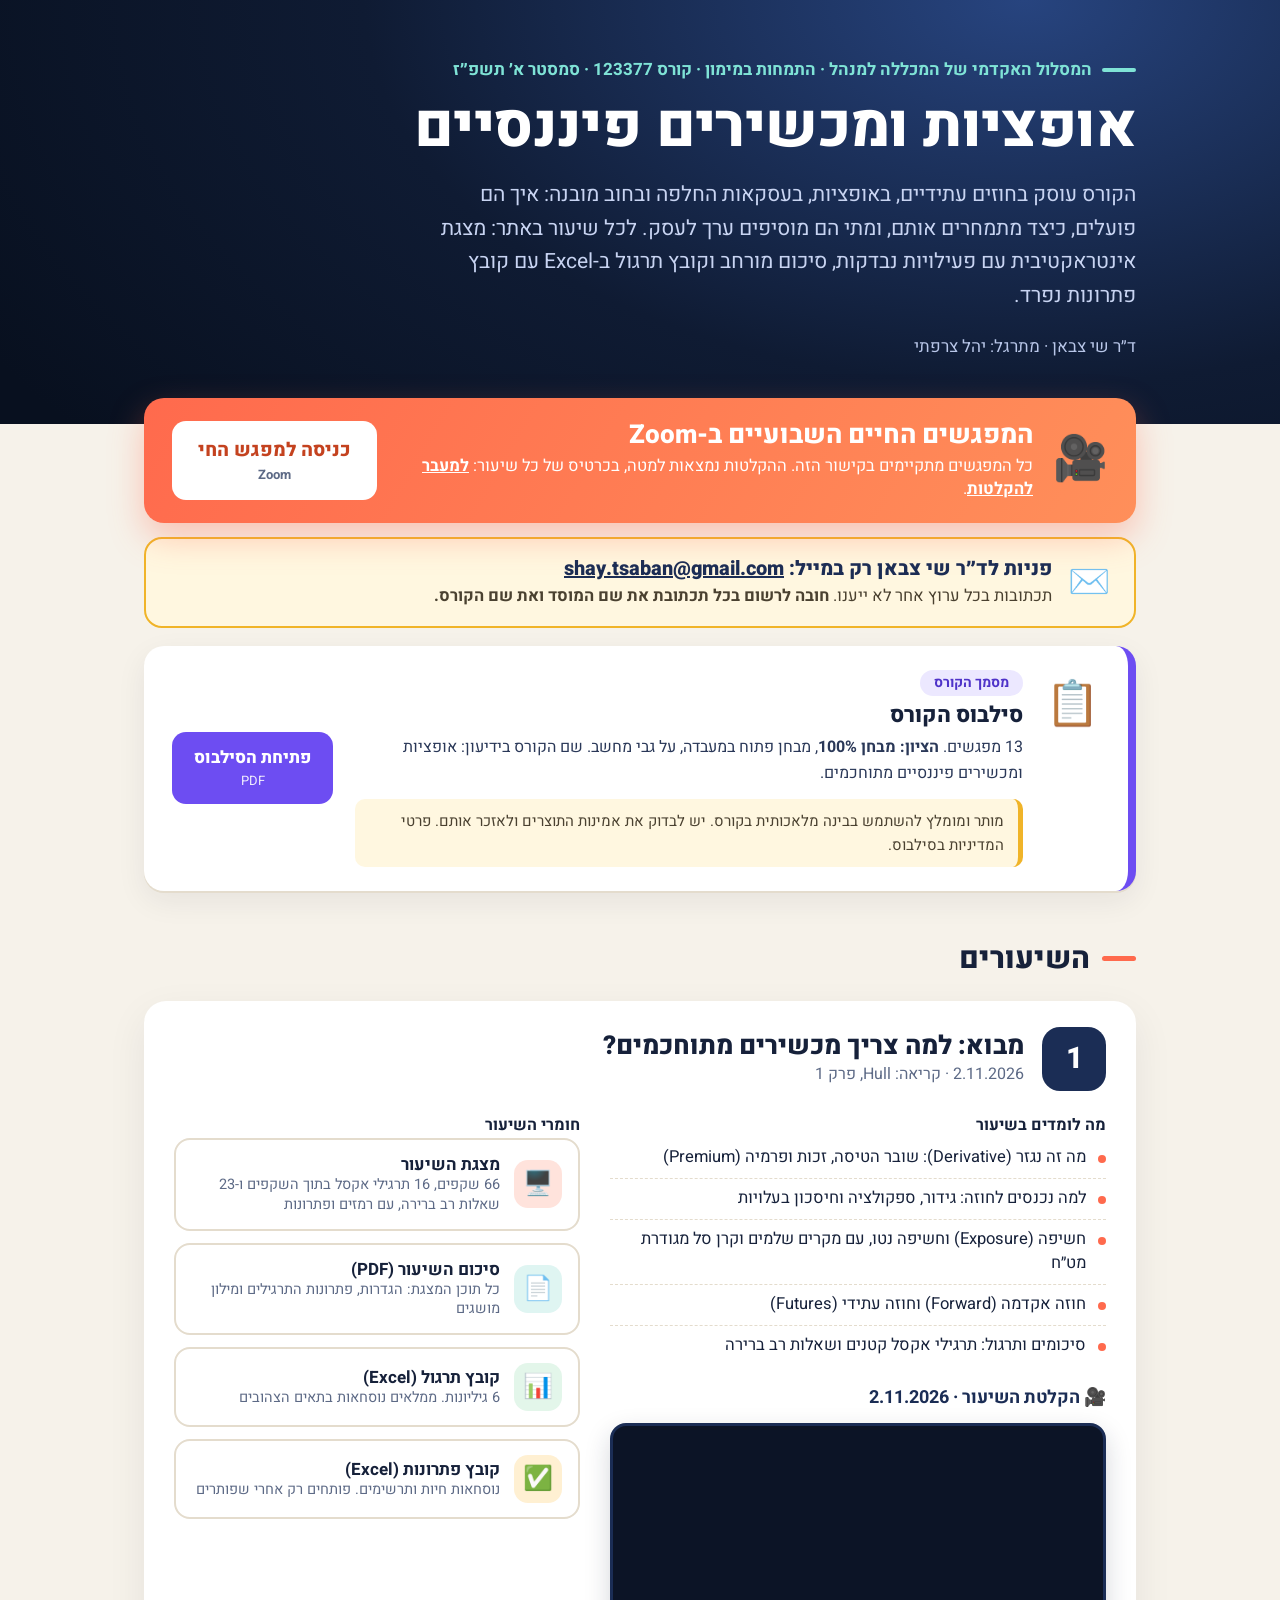
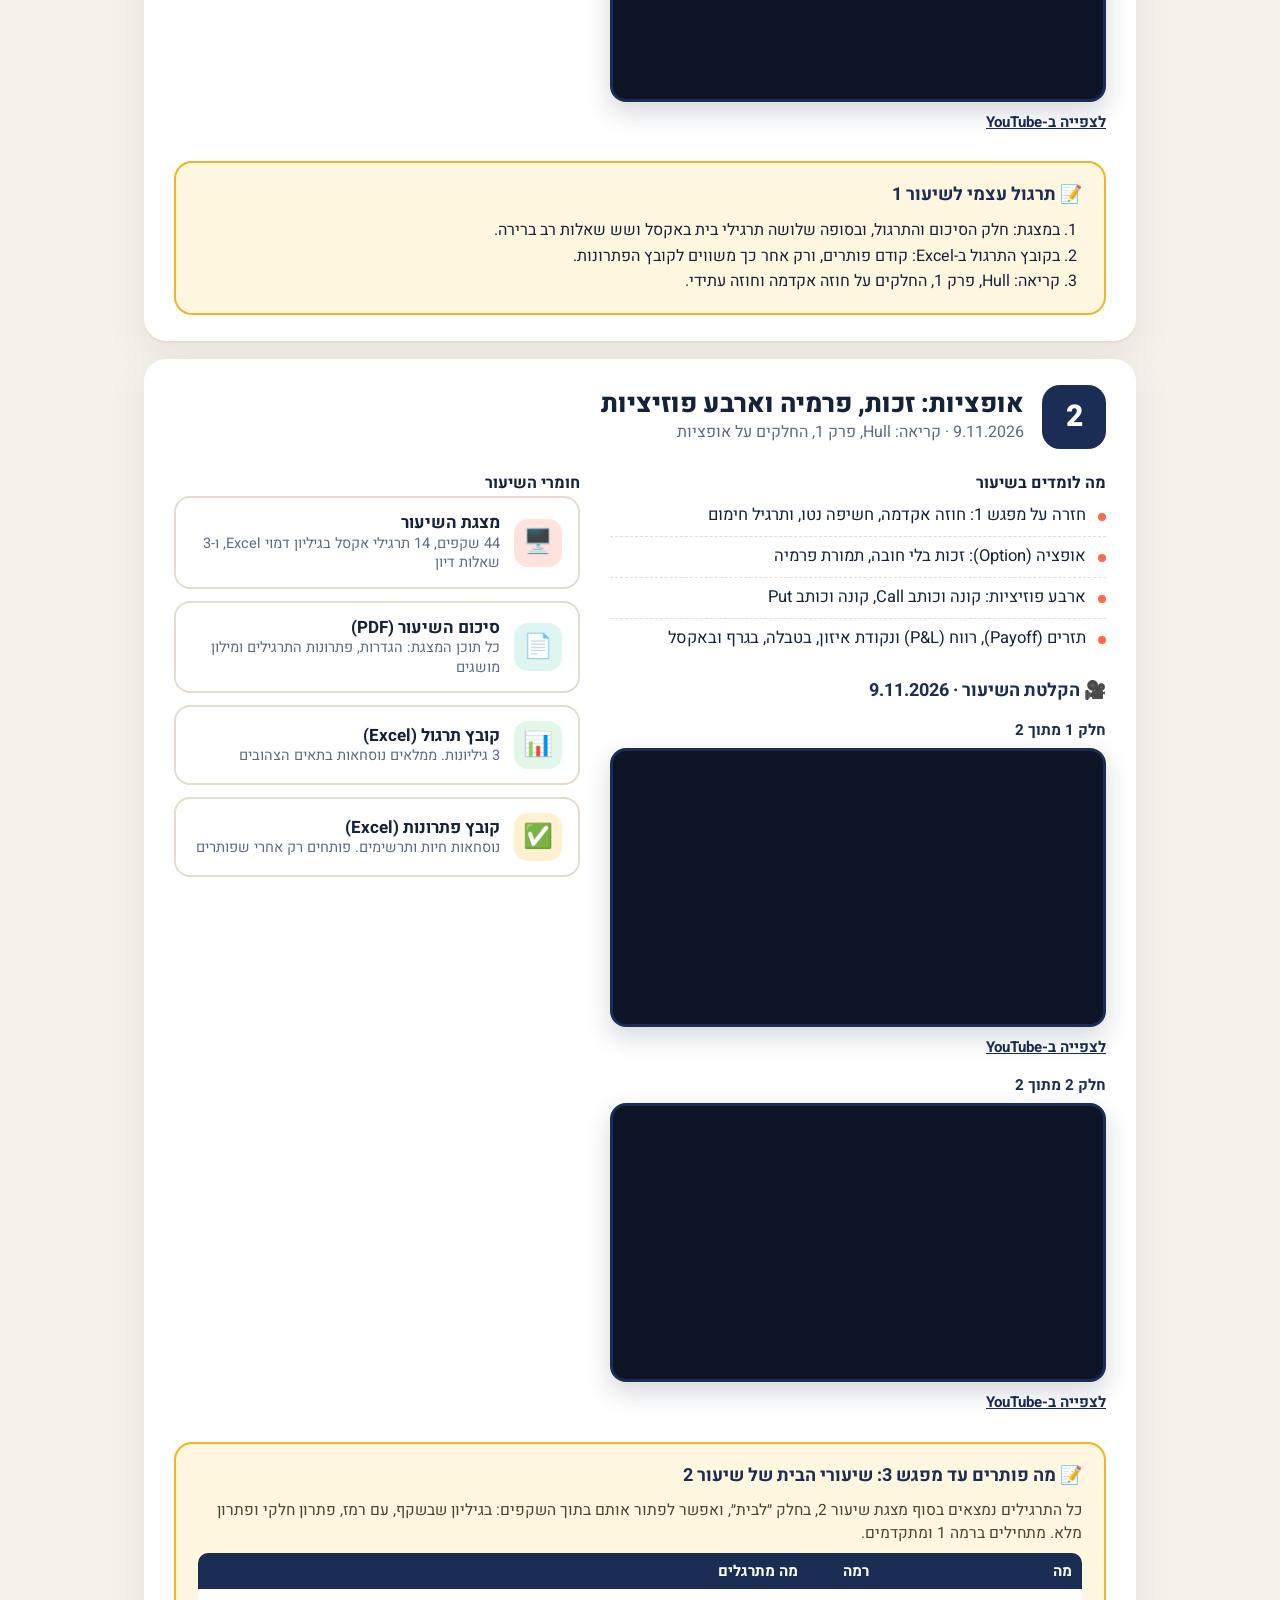
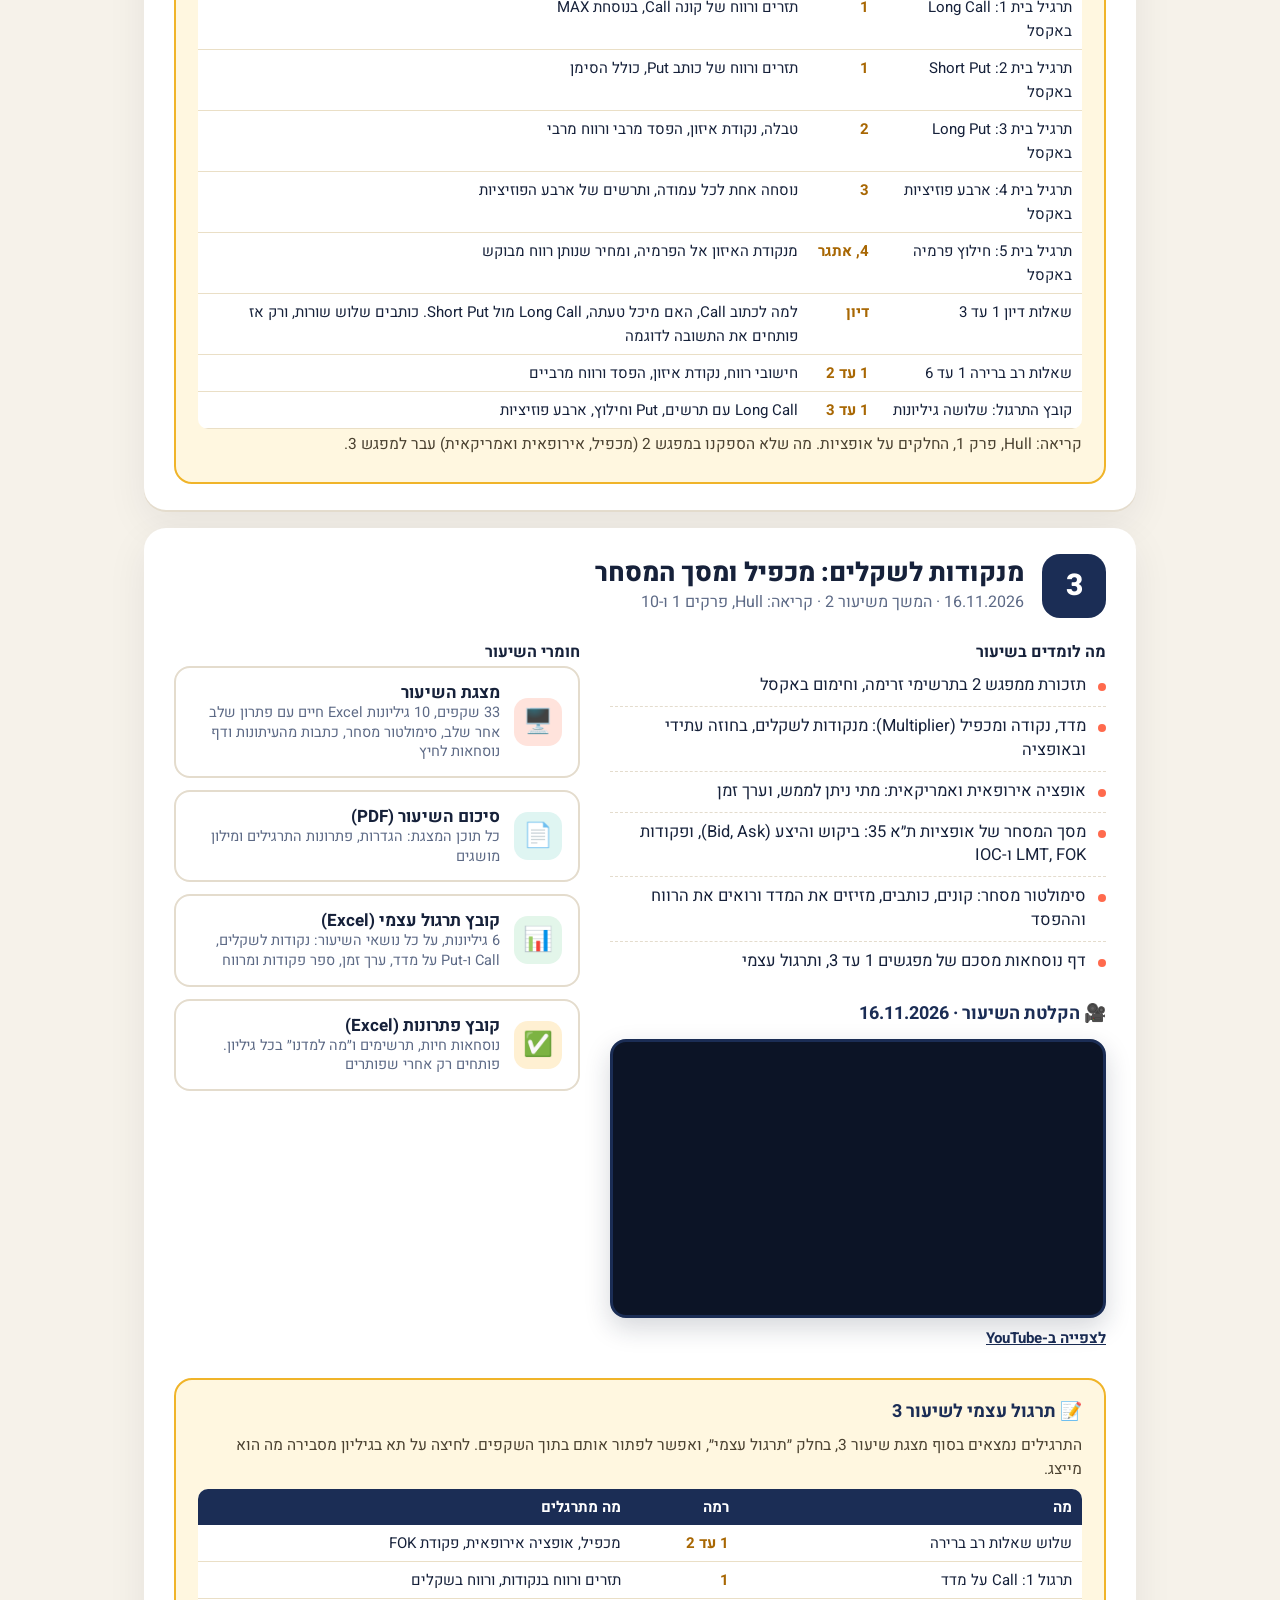
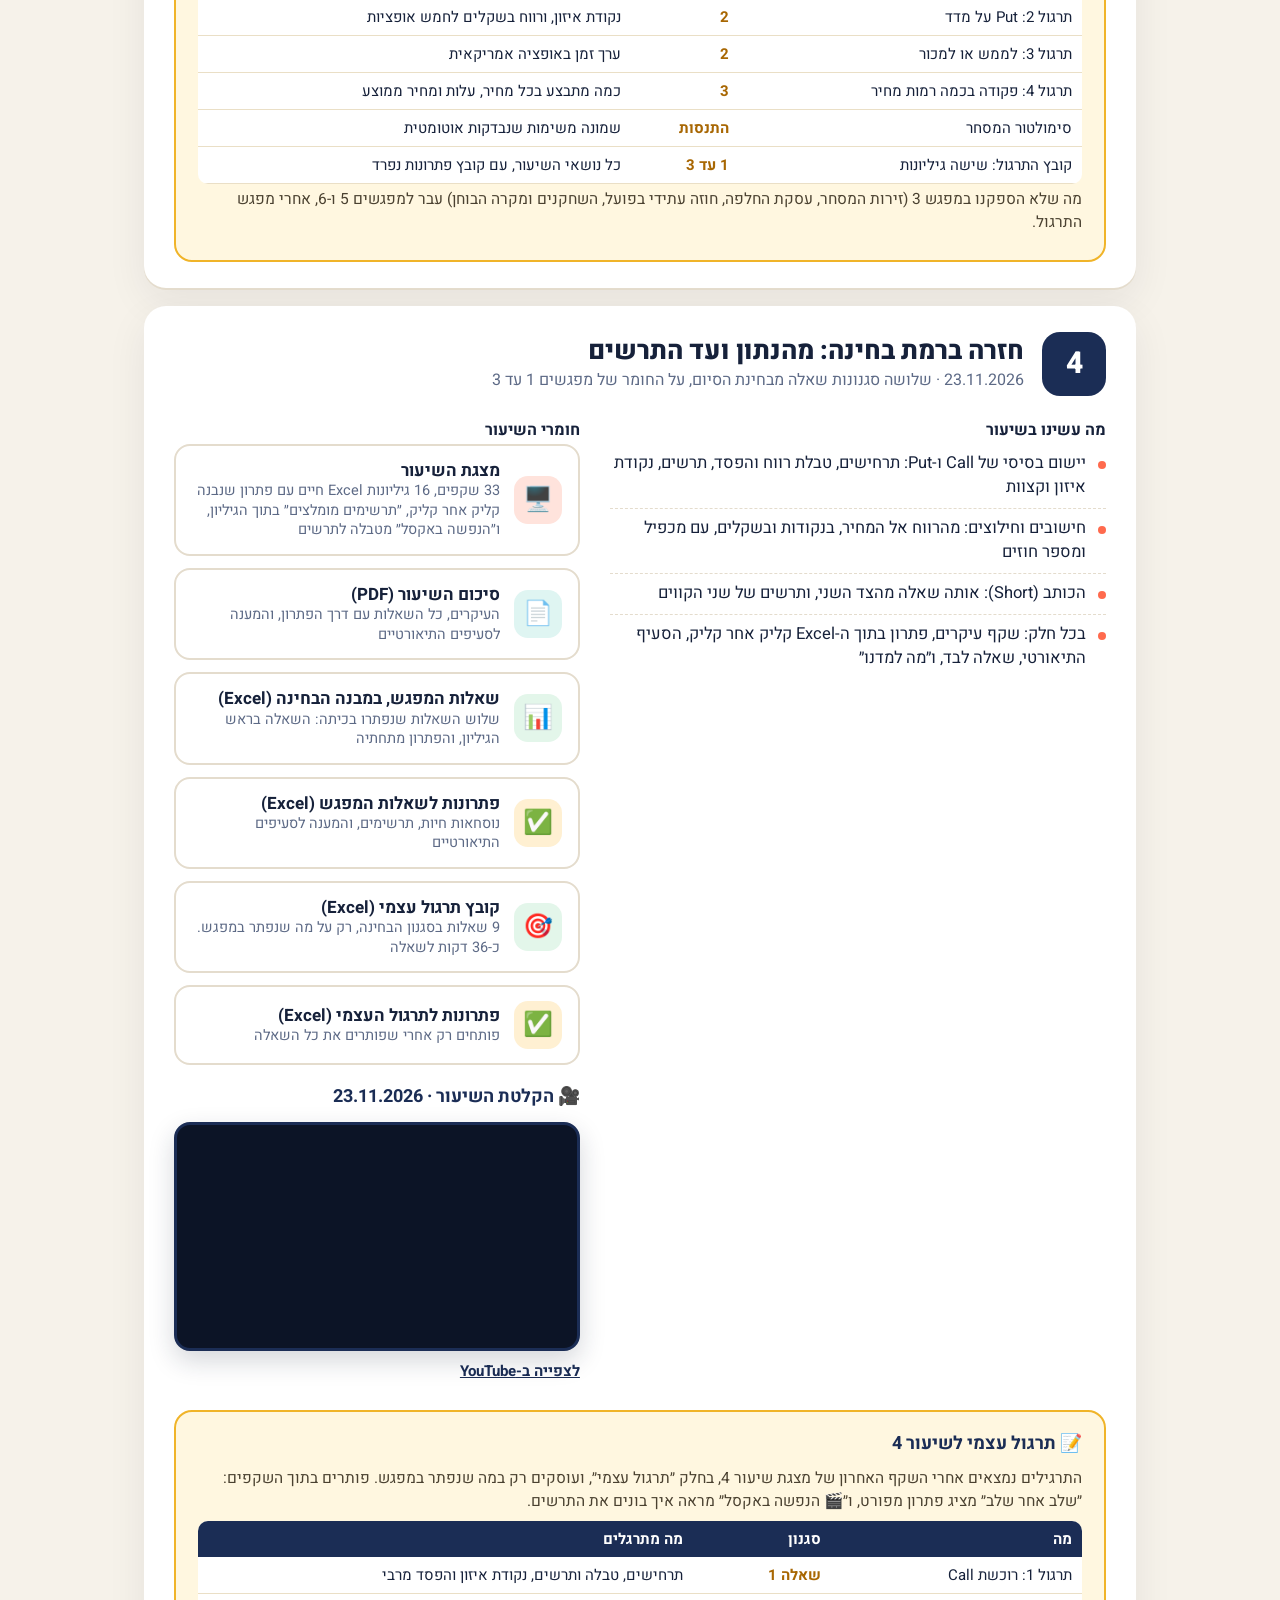
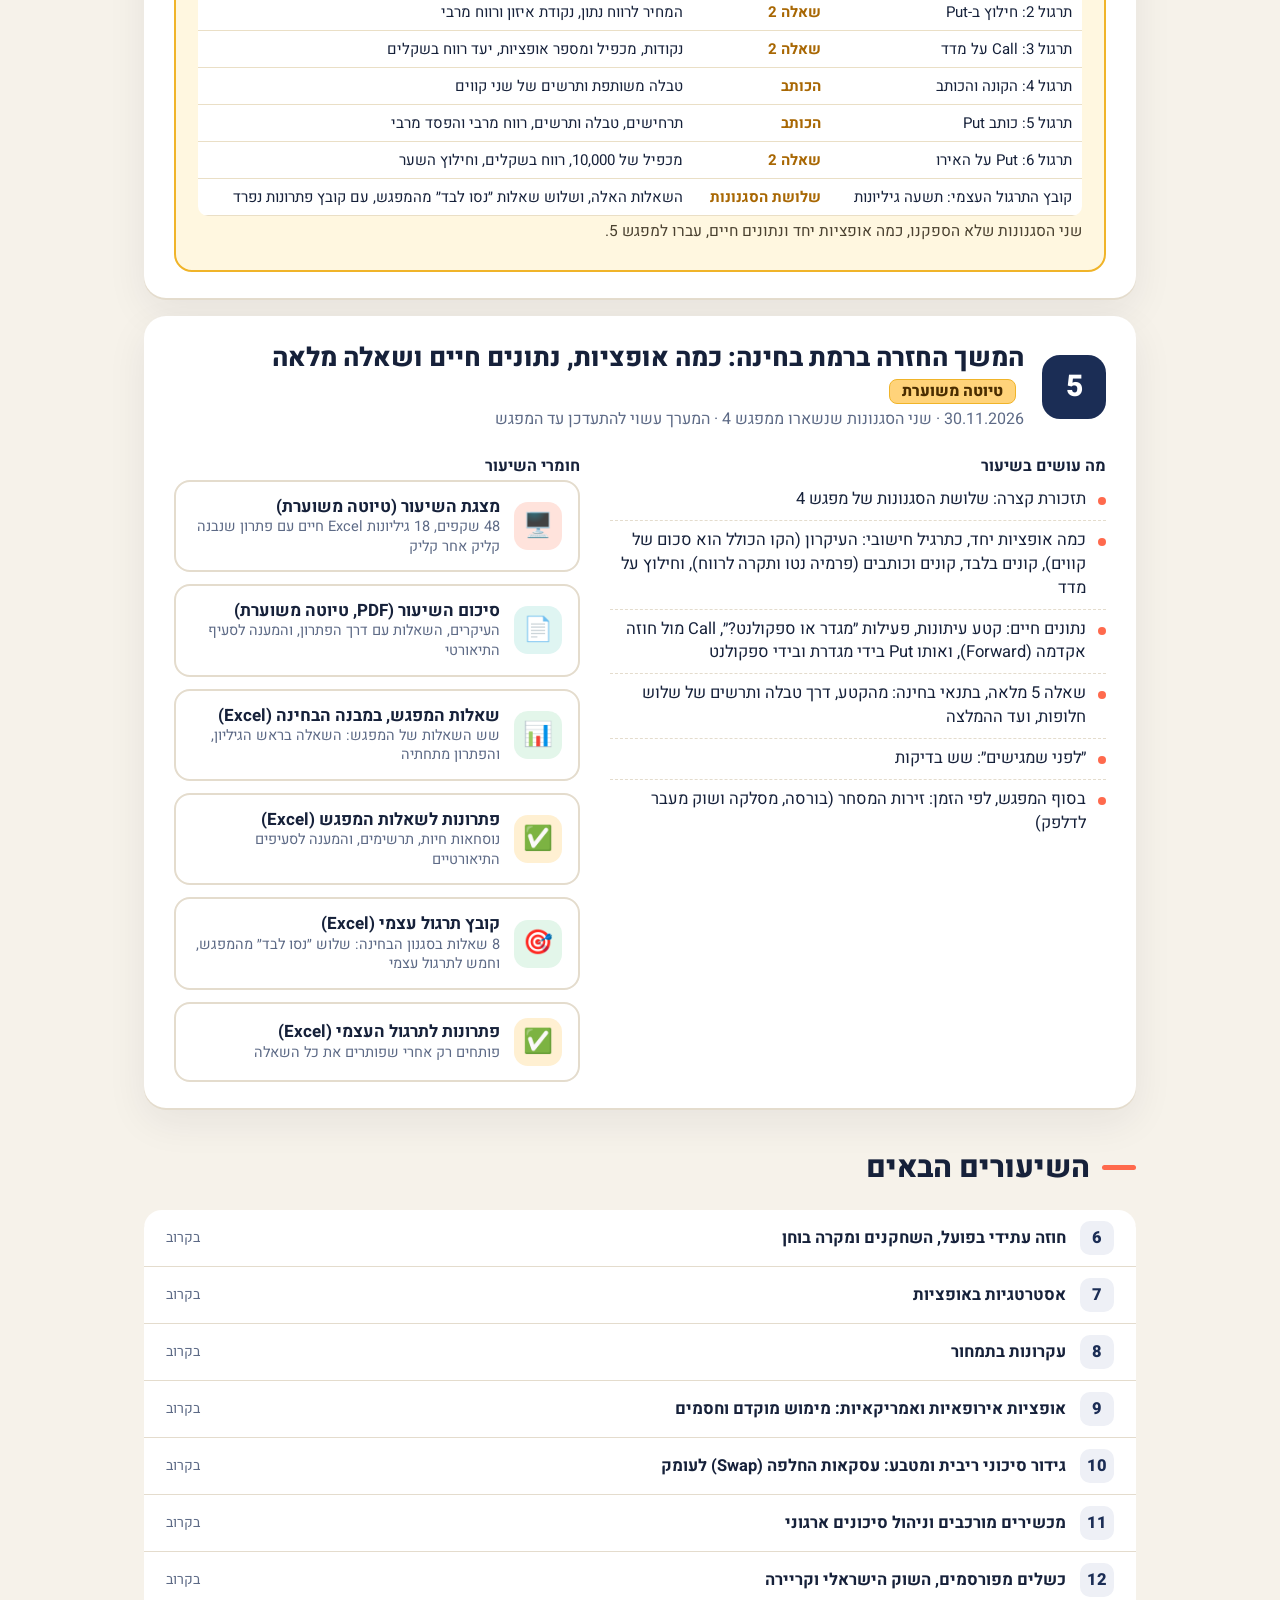
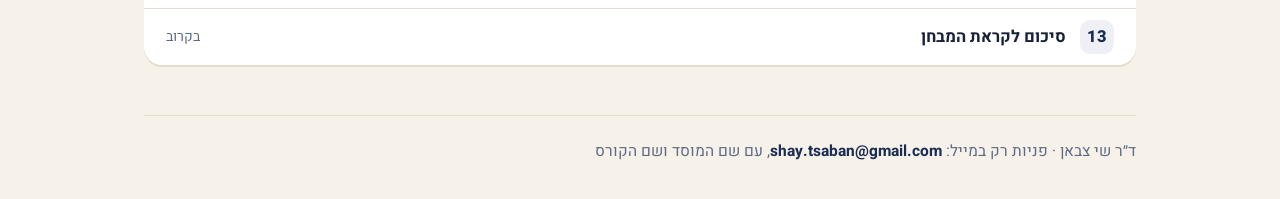
<file: index.html>
<!doctype html>
<html lang="he" dir="rtl">
<head>
<meta charset="utf-8">
<meta name="viewport" content="width=device-width,initial-scale=1">
<title>אופציות ומכשירים פיננסיים | אתר הקורס</title>
<meta name="description" content="אתר הקורס אופציות ומכשירים פיננסיים, המסלול האקדמי של המכללה למנהל, התמחות במימון: מצגות אינטראקטיביות, סיכומים, קובצי תרגול ב-Excel וסילבוס.">
<link rel="stylesheet" href="assets/fonts.css">
<style>
:root{--ink:#16213a;--ink2:#2a3858;--mut:#5d6a86;--paper:#f6f2ea;--card:#fff;--line:#e4dccd;--coral:#ff6a4d;--navy:#0f1b33;--navy2:#1b2d55}
*{box-sizing:border-box;margin:0;padding:0}
html{-webkit-text-size-adjust:100%}
body{font-family:'Heebo','Segoe UI','Arial Hebrew',Arial,sans-serif;background:var(--paper);color:var(--ink);line-height:1.6;-webkit-font-smoothing:antialiased;overflow-wrap:break-word}
a{color:inherit;text-decoration:none}
.n{direction:ltr;unicode-bidi:isolate}
.wrap{max-width:1040px;margin:0 auto;padding:0 24px}
.hero{background:radial-gradient(1200px 700px at 80% 0%,#27447f 0%,var(--navy) 55%,#08101f 100%);color:#fff;padding:56px 0 64px}
.kick{font-size:17px;font-weight:700;color:#7fe3d6;display:flex;gap:10px;align-items:center}
.kick:before{content:"";flex:none;width:34px;height:4px;border-radius:4px;background:#7fe3d6}
h1{font-size:clamp(34px,6vw,60px);line-height:1.15;font-weight:800;letter-spacing:-.01em;margin-top:10px}
.lead{font-size:clamp(17px,2.4vw,21px);color:#c8d4f2;max-width:720px;margin-top:16px}
.meta{margin-top:20px;color:#b8c6e8;font-size:17px}
section.block{padding-top:44px}
h2.sec{font-size:30px;font-weight:800;display:flex;gap:12px;align-items:center}
h2.sec:before{content:"";flex:none;width:34px;height:5px;border-radius:5px;background:var(--coral)}
.lec{margin-top:18px;background:var(--card);border-radius:22px;box-shadow:0 2px 0 var(--line),0 14px 40px rgba(22,33,58,.07);overflow:hidden}
.lec-head{padding:26px 30px 8px;display:flex;gap:18px;align-items:center}
.lec-n{flex:none;width:64px;height:64px;border-radius:18px;background:var(--navy2);color:#fff;display:grid;place-items:center;font-size:30px;font-weight:800}
.lec-head h3{font-size:26px;line-height:1.25;font-weight:800}
.lec-head .sub{color:var(--mut);font-size:16px}
.soon{color:var(--mut);font-size:17px;line-height:1.5}
.draft{display:inline-block;background:#fff1c7;color:#8a5a00;border:1px solid #f0b429;border-radius:999px;font-size:13px;font-weight:800;padding:1px 10px;margin-right:6px;vertical-align:middle}
.soon+.links{margin-top:8px}
.lec-body{display:grid;grid-template-columns:1.1fr .9fr;gap:30px;padding:14px 30px 26px}
.lec-body h4,.learn{list-style:none}
.learn li{padding:8px 20px 8px 0;position:relative;border-bottom:1px dashed var(--line);font-size:16.5px;line-height:1.45}
.learn li:last-child{border:0}
.learn li:before{content:"";position:absolute;right:0;top:17px;width:8px;height:8px;border-radius:50%;background:var(--coral)}
.links{display:flex;flex-direction:column;gap:12px}
.lk{display:flex;gap:14px;align-items:center;border-radius:16px;padding:14px 16px;border:2px solid var(--line);background:#fff;transition:transform .15s,border-color .15s,box-shadow .15s}
.lk:hover{transform:translateY(-2px);border-color:var(--coral);box-shadow:0 8px 20px rgba(22,33,58,.1)}
.lk .e{flex:none;width:48px;height:48px;border-radius:14px;display:grid;place-items:center;font-size:24px}
.lk b{display:block;font-size:17px;line-height:1.25}
.lk .d{font-size:14.5px;color:var(--mut);line-height:1.35;display:block}
.lk.p .e{background:#ffe3dc}.lk.s .e{background:#dff5f2}
footer{margin-top:50px;padding:24px 0 34px;border-top:1px solid var(--line);color:var(--mut);font-size:15.5px}
footer a{color:var(--navy2);font-weight:700;direction:ltr;unicode-bidi:isolate;display:inline-block}
@media (max-width:760px){
 .wrap{padding:0 16px}
 .hero{padding:40px 0 44px}
 h2.sec{font-size:25px}
 .lec-head{padding:20px 18px 6px;gap:12px}
 .lec-n{width:50px;height:50px;font-size:24px;border-radius:14px}
 .lec-head h3{font-size:22px}
 .lec-body{grid-template-columns:minmax(0,1fr);gap:22px;padding:12px 18px 22px}
  }

.lec-body .rec{padding:0;margin-top:18px}
.lec-body .rec h4{font-size:18px;margin-bottom:10px;color:var(--navy2)}
.lec-body .recbox{position:relative;aspect-ratio:16/9;width:100%;max-width:none;border-radius:16px;overflow:hidden;background:#0c1426;box-shadow:0 10px 26px rgba(22,33,58,.18);border:3px solid var(--navy2)}
.lec-body .recbox iframe{position:absolute;inset:0;width:100%;height:100%;border:0}
.lec-body .recph{position:absolute;inset:0;display:grid;place-items:center;text-align:center;color:#c9d5f2;font-size:17px;line-height:1.5;padding:20px}
.lec-body .recph b{display:block;color:#fff;font-size:24px;margin-bottom:6px}
.lec-body .reclab{font-weight:700;color:var(--navy2);margin:12px 0 6px;font-size:.95em}.lec-body .recph b::before{content:'⏳ '}
.lec-body .rec a.yt{display:inline-block;margin-top:8px;font-weight:700;font-size:15px;color:var(--navy2);text-decoration:underline}
.contact{margin-top:14px;background:#fff7e0;border:2px solid #f0b429;border-radius:18px;padding:16px 24px;display:flex;gap:16px;align-items:center}
.contact .ic{font-size:34px;flex:none}
.contact h2{font-size:20px;font-weight:800;line-height:1.3;color:var(--navy2)}
.contact h2 a{direction:ltr;unicode-bidi:isolate;display:inline-block;text-decoration:underline;overflow-wrap:anywhere}
.contact p{font-size:16.5px;line-height:1.45;margin-top:3px;color:#4a4130}
@media (max-width:760px){.contact{padding:14px 16px}.contact .ic{display:none}.contact h2{font-size:18px}}
.live{margin-top:-26px;position:relative;z-index:2;background:linear-gradient(120deg,#ff6a4d,#ff8f5a);color:#fff;border-radius:20px;padding:22px 28px;display:flex;gap:20px;align-items:center;box-shadow:0 14px 34px rgba(255,106,77,.35)}
.live .ic{font-size:44px;flex:none}
.live h2{font-size:26px;font-weight:800;line-height:1.2}
.live p{font-size:16.5px;margin-top:4px;line-height:1.4}
.live p a{text-decoration:underline;font-weight:700}
.live .go{flex:none;margin-right:auto;background:#fff;color:#c4421f;font-weight:800;font-size:19px;padding:14px 26px;border-radius:14px;text-align:center;transition:transform .15s}
.live .go:hover{transform:translateY(-2px)}
.live .go small{display:block;font-weight:600;font-size:13px;color:#5d6a86}
@media (max-width:760px){.live{flex-direction:column;align-items:stretch;padding:20px 18px;margin-top:-18px}.live .ic{display:none}.live .go{margin-right:0}}
.solutions{margin-top:18px;background:#fff;border-radius:20px;padding:24px 28px;display:flex;gap:22px;align-items:flex-start;box-shadow:0 2px 0 var(--line),0 10px 30px rgba(22,33,58,.07);border-right:8px solid #6d4df2}
.solutions .ic{font-size:44px;flex:none}
.solutions h3{font-size:22px;font-weight:800;line-height:1.25}
.solutions .tag{display:inline-block;background:#ece8ff;color:#4f33c9;border-radius:99px;padding:2px 14px;font-weight:700;font-size:14px;margin-bottom:6px}
.solutions p{font-size:16px;color:var(--ink2);margin-top:6px}
.solutions .warn{margin-top:12px;background:#fff7e0;border-right:5px solid #f0b429;border-radius:10px;padding:10px 14px;font-size:15px;color:#4a4130}
.solutions .btn2{flex:none;margin-right:auto;align-self:center;background:#6d4df2;color:#fff;font-weight:800;font-size:17px;padding:12px 22px;border-radius:14px;text-align:center;transition:transform .15s}
.solutions .btn2:hover{transform:translateY(-2px)}
.solutions .btn2 small{display:block;font-weight:500;font-size:13px;opacity:.9}
.lk.x .e{background:#e3f6ea}.lk.r .e{background:#fff0d2}
.todo{margin:0 30px 26px;background:#fff7e0;border:2px solid #f0b429;border-radius:18px;padding:18px 22px}
.todo h4{font-size:18px;color:var(--navy2);margin-bottom:8px}
.todo ol{padding-inline-start:22px;font-size:16px;line-height:1.6}
.ups{list-style:none;margin-top:18px;background:var(--card);border-radius:18px;box-shadow:0 2px 0 var(--line);overflow:hidden}
.ups li{display:flex;gap:14px;align-items:center;padding:11px 22px;border-bottom:1px solid var(--line);font-size:16.5px;font-weight:600}
.ups li:last-child{border:0}
.ups .un{flex:none;width:34px;height:34px;border-radius:10px;background:#eef0f6;color:var(--navy2);display:grid;place-items:center;font-weight:800}

.todo.hw .hw-how{font-size:15.5px;line-height:1.5;margin:4px 0 8px;color:#4a4130}
.hw-t{width:100%;border-collapse:collapse;font-size:15px;background:#fff;border-radius:10px;overflow:hidden}
.hw-t th{background:#1b2d55;color:#fff;text-align:right;padding:6px 10px}
.hw-t td{padding:6px 10px;border-bottom:1px solid #eadfc6;vertical-align:top}
.hw-t td:nth-child(2){white-space:nowrap;font-weight:700;color:#a86703}
@media (max-width:760px){.hw-t{font-size:13.5px}.hw-t td,.hw-t th{padding:5px 6px}}
.lec-head h3 .draft{display:inline-block;background:#ffd37a;color:#4a2d00;font-size:.6em;font-weight:800;border-radius:8px;padding:2px 12px;vertical-align:middle;margin-inline-start:8px}
.ups em{margin-right:auto;font-style:normal;color:var(--mut);font-size:14px;font-weight:500}
@media (max-width:760px){.solutions{flex-direction:column;padding:20px 18px}.solutions .btn2{margin-right:0;width:100%}.todo{margin:0 18px 22px;padding:14px 16px}.ups li{padding:10px 14px}}
</style>
</head>
<body>
<header class="hero"><div class="wrap">
<div class="kick"><span>המסלול האקדמי של המכללה למנהל · התמחות במימון · קורס <span class="n">123377</span> · סמסטר א׳ תשפ״ז</span></div>
<h1>אופציות ומכשירים פיננסיים</h1>
<p class="lead">הקורס עוסק בחוזים עתידיים, באופציות, בעסקאות החלפה ובחוב מובנה: איך הם פועלים, כיצד מתמחרים אותם, ומתי הם מוסיפים ערך לעסק. לכל שיעור באתר: מצגת אינטראקטיבית עם פעילויות נבדקות, סיכום מורחב וקובץ תרגול ב-Excel עם קובץ פתרונות נפרד.</p>
<p class="meta">ד״ר שי צבאן · מתרגל: יהל צרפתי</p>
</div></header>
<main class="wrap">
<section class="live" id="live">
<div class="ic">🎥</div>
<div><h2>המפגשים החיים השבועיים ב-Zoom</h2><p>כל המפגשים מתקיימים בקישור הזה. ההקלטות נמצאות למטה, בכרטיס של כל שיעור: <a href="#lesson-1">למעבר להקלטות</a>.</p></div>
<a class="go" href="https://hdq-colman-ac.zoom.us/j/3160447945" target="_blank" rel="noopener">כניסה למפגש החי<small>Zoom</small></a>
</section>
<section class="contact" id="contact">
<div class="ic">✉️</div>
<div><h2>פניות לד״ר שי צבאן רק במייל: <a href="mailto:shay.tsaban@gmail.com">shay.tsaban@gmail.com</a></h2>
<p>תכתובות בכל ערוץ אחר לא ייענו. <b>חובה לרשום בכל תכתובת את שם המוסד ואת שם הקורס.</b></p></div>
</section>
<div class="solutions">
<div class="ic">📋</div>
<div><span class="tag">מסמך הקורס</span><h3>סילבוס הקורס</h3>
<p><span class="n">13</span> מפגשים. <b>הציון: מבחן <span class="n">100%</span></b>, מבחן פתוח במעבדה, על גבי מחשב. שם הקורס בידיעון: אופציות ומכשירים פיננסיים מתוחכמים.</p>
<div class="warn">מותר ומומלץ להשתמש בבינה מלאכותית בקורס. יש לבדוק את אמינות התוצרים ולאזכר אותם. פרטי המדיניות בסילבוס.</div></div>
<a class="btn2" href="materials/syllabus.pdf" target="_blank" rel="noopener">פתיחת הסילבוס<small>PDF</small></a>
</div>
<section class="block">
<h2 class="sec">השיעורים</h2>
<article class="lec" id="lesson-1">
<div class="lec-head"><div class="lec-n">1</div><div><h3>מבוא: למה צריך מכשירים מתוחכמים?</h3><div class="sub"><span class="n">2.11.2026</span> · קריאה: Hull, פרק <span class="n">1</span></div></div></div>
<div class="lec-body">
<div><h4>מה לומדים בשיעור</h4><ul class="learn">
<li>מה זה נגזר (Derivative): שובר הטיסה, זכות ופרמיה (Premium)</li>
<li>למה נכנסים לחוזה: גידור, ספקולציה וחיסכון בעלויות</li>
<li>חשיפה (Exposure) וחשיפה נטו, עם מקרים שלמים וקרן סל מגודרת מט״ח</li>
<li>חוזה אקדמה (Forward) וחוזה עתידי (Futures)</li>
<li>סיכומים ותרגול: תרגילי אקסל קטנים ושאלות רב ברירה</li>
</ul><div class="rec" id="recording-1"><h4>🎥 הקלטת השיעור · <span class="n">2.11.2026</span></h4><div class="recbox"><iframe src="https://www.youtube.com/embed/P6cfciT2w8Y" title="הקלטת שיעור 1" loading="lazy" allow="accelerometer; autoplay; clipboard-write; encrypted-media; gyroscope; picture-in-picture; web-share" referrerpolicy="strict-origin-when-cross-origin" allowfullscreen></iframe></div><a class="yt" href="https://youtu.be/P6cfciT2w8Y" target="_blank" rel="noopener">לצפייה ב-YouTube</a></div></div>
<div><h4>חומרי השיעור</h4><div class="links">
<a class="lk p" href="lectures/lecture-1/presentation.html"><span class="e">🖥️</span><span><b>מצגת השיעור</b><span class="d"><span class="n">66</span> שקפים, <span class="n">16</span> תרגילי אקסל בתוך השקפים ו-<span class="n">23</span> שאלות רב ברירה, עם רמזים ופתרונות</span></span></a>
<a class="lk s" href="lectures/lecture-1/summary.pdf"><span class="e">📄</span><span><b>סיכום השיעור (PDF)</b><span class="d">כל תוכן המצגת: הגדרות, פתרונות התרגילים ומילון מושגים</span></span></a>
<a class="lk x" href="materials/practice-1.xlsx" download><span class="e">📊</span><span><b>קובץ תרגול (Excel)</b><span class="d"><span class="n">6</span> גיליונות. ממלאים נוסחאות בתאים הצהובים</span></span></a>
<a class="lk r" href="materials/practice-1-solutions.xlsx" download><span class="e">✅</span><span><b>קובץ פתרונות (Excel)</b><span class="d">נוסחאות חיות ותרשימים. פותחים רק אחרי שפותרים</span></span></a>
</div></div>
</div>
<div class="todo"><h4>📝 תרגול עצמי לשיעור <span class="n">1</span></h4><ol>
<li>במצגת: חלק הסיכום והתרגול, ובסופה שלושה תרגילי בית באקסל ושש שאלות רב ברירה.</li>
<li>בקובץ התרגול ב-Excel: קודם פותרים, ורק אחר כך משווים לקובץ הפתרונות.</li>
<li>קריאה: Hull, פרק <span class="n">1</span>, החלקים על חוזה אקדמה וחוזה עתידי.</li>
</ol></div>
</article>
<article class="lec" id="lesson-2">
<div class="lec-head"><div class="lec-n">2</div><div><h3>אופציות: זכות, פרמיה וארבע פוזיציות</h3><div class="sub"><span class="n">9.11.2026</span> · קריאה: Hull, פרק <span class="n">1</span>, החלקים על אופציות</div></div></div>
<div class="lec-body">
<div><h4>מה לומדים בשיעור</h4><ul class="learn">
<li>חזרה על מפגש 1: חוזה אקדמה, חשיפה נטו, ותרגיל חימום</li>
<li>אופציה (Option): זכות בלי חובה, תמורת פרמיה</li>
<li>ארבע פוזיציות: קונה וכותב Call, קונה וכותב Put</li>
<li>תזרים (Payoff), רווח (P&amp;L) ונקודת איזון, בטבלה, בגרף ובאקסל</li>
</ul><div class="rec" id="recording-2"><h4>🎥 הקלטת השיעור · <span class="n">9.11.2026</span></h4><div class="reclab">חלק 1 מתוך 2</div><div class="recbox"><iframe src="https://www.youtube.com/embed/NTkaiieXm1Q" title="הקלטת שיעור 2, חלק 1" loading="lazy" allow="accelerometer; autoplay; clipboard-write; encrypted-media; gyroscope; picture-in-picture; web-share" referrerpolicy="strict-origin-when-cross-origin" allowfullscreen></iframe></div><a class="yt" href="https://youtu.be/NTkaiieXm1Q" target="_blank" rel="noopener">לצפייה ב-YouTube</a><div class="reclab">חלק 2 מתוך 2</div><div class="recbox"><iframe src="https://www.youtube.com/embed/etjdRv-9nBg" title="הקלטת שיעור 2, חלק 2" loading="lazy" allow="accelerometer; autoplay; clipboard-write; encrypted-media; gyroscope; picture-in-picture; web-share" referrerpolicy="strict-origin-when-cross-origin" allowfullscreen></iframe></div><a class="yt" href="https://youtu.be/etjdRv-9nBg" target="_blank" rel="noopener">לצפייה ב-YouTube</a></div></div>
<div><h4>חומרי השיעור</h4><div class="links">
<a class="lk p" href="lectures/lecture-2/presentation.html"><span class="e">🖥️</span><span><b>מצגת השיעור</b><span class="d"><span class="n">44</span> שקפים, <span class="n">14</span> תרגילי אקסל בגיליון דמוי Excel, ו-<span class="n">3</span> שאלות דיון</span></span></a>
<a class="lk s" href="lectures/lecture-2/summary.pdf"><span class="e">📄</span><span><b>סיכום השיעור (PDF)</b><span class="d">כל תוכן המצגת: הגדרות, פתרונות התרגילים ומילון מושגים</span></span></a>
<a class="lk x" href="materials/practice-2.xlsx" download><span class="e">📊</span><span><b>קובץ תרגול (Excel)</b><span class="d"><span class="n">3</span> גיליונות. ממלאים נוסחאות בתאים הצהובים</span></span></a>
<a class="lk r" href="materials/practice-2-solutions.xlsx" download><span class="e">✅</span><span><b>קובץ פתרונות (Excel)</b><span class="d">נוסחאות חיות ותרשימים. פותחים רק אחרי שפותרים</span></span></a>
</div></div>
</div>
</div></div>
<div class="todo hw"><h4>📝 מה פותרים עד מפגש <span class="n">3</span>: שיעורי הבית של שיעור <span class="n">2</span></h4>
<p class="hw-how">כל התרגילים נמצאים בסוף מצגת שיעור 2, בחלק ״לבית״, ואפשר לפתור אותם בתוך השקפים: בגיליון שבשקף, עם רמז, פתרון חלקי ופתרון מלא. מתחילים ברמה 1 ומתקדמים.</p>
<table class="hw-t"><tr><th>מה</th><th>רמה</th><th>מה מתרגלים</th></tr>
<tr><td>תרגיל בית 1: Long Call באקסל</td><td>1</td><td>תזרים ורווח של קונה Call, בנוסחת MAX</td></tr>
<tr><td>תרגיל בית 2: Short Put באקסל</td><td>1</td><td>תזרים ורווח של כותב Put, כולל הסימן</td></tr>
<tr><td>תרגיל בית 3: Long Put באקסל</td><td>2</td><td>טבלה, נקודת איזון, הפסד מרבי ורווח מרבי</td></tr>
<tr><td>תרגיל בית 4: ארבע פוזיציות באקסל</td><td>3</td><td>נוסחה אחת לכל עמודה, ותרשים של ארבע הפוזיציות</td></tr>
<tr><td>תרגיל בית 5: חילוץ פרמיה באקסל</td><td>4, אתגר</td><td>מנקודת האיזון אל הפרמיה, ומחיר שנותן רווח מבוקש</td></tr>
<tr><td>שאלות דיון 1 עד 3</td><td>דיון</td><td>למה לכתוב Call, האם מיכל טעתה, Long Call מול Short Put. כותבים שלוש שורות, ורק אז פותחים את התשובה לדוגמה</td></tr>
<tr><td>שאלות רב ברירה 1 עד 6</td><td>1 עד 2</td><td>חישובי רווח, נקודת איזון, הפסד ורווח מרביים</td></tr>
<tr><td>קובץ התרגול: שלושה גיליונות</td><td>1 עד 3</td><td>Long Call עם תרשים, Put וחילוץ, ארבע פוזיציות</td></tr>
</table>
<p class="hw-how">קריאה: Hull, פרק <span class="n">1</span>, החלקים על אופציות. מה שלא הספקנו במפגש 2 (מכפיל, אירופאית ואמריקאית) עבר למפגש 3.</p>
</div>
</article>
<article class="lec" id="lesson-3">
<div class="lec-head"><div class="lec-n">3</div><div><h3>מנקודות לשקלים: מכפיל ומסך המסחר</h3><div class="sub"><span class="n">16.11.2026</span> · המשך משיעור <span class="n">2</span> · קריאה: Hull, פרקים <span class="n">1</span> ו-<span class="n">10</span></div></div></div>
<div class="lec-body">
<div><h4>מה לומדים בשיעור</h4><ul class="learn">
<li>תזכורת ממפגש 2 בתרשימי זרימה, וחימום באקסל</li>
<li>מדד, נקודה ומכפיל (Multiplier): מנקודות לשקלים, בחוזה עתידי ובאופציה</li>
<li>אופציה אירופאית ואמריקאית: מתי ניתן לממש, וערך זמן</li>
<li>מסך המסחר של אופציות ת״א 35: ביקוש והיצע (Bid, Ask), ופקודות LMT, FOK ו-IOC</li>
<li>סימולטור מסחר: קונים, כותבים, מזיזים את המדד ורואים את הרווח וההפסד</li>
<li>דף נוסחאות מסכם של מפגשים 1 עד 3, ותרגול עצמי</li>
</ul><div class="rec" id="recording-3"><h4>🎥 הקלטת השיעור · <span class="n">16.11.2026</span></h4><div class="recbox"><iframe src="https://www.youtube.com/embed/FMhv7-Kr_OA" title="הקלטת שיעור 3" loading="lazy" allow="accelerometer; autoplay; clipboard-write; encrypted-media; gyroscope; picture-in-picture; web-share" referrerpolicy="strict-origin-when-cross-origin" allowfullscreen></iframe></div><a class="yt" href="https://youtu.be/FMhv7-Kr_OA" target="_blank" rel="noopener">לצפייה ב-YouTube</a></div></div>
<div><h4>חומרי השיעור</h4><div class="links">
<a class="lk p" href="lectures/lecture-3/presentation.html"><span class="e">🖥️</span><span><b>מצגת השיעור</b><span class="d"><span class="n">33</span> שקפים, <span class="n">10</span> גיליונות Excel חיים עם פתרון שלב אחר שלב, סימולטור מסחר, כתבות מהעיתונות ודף נוסחאות לחיץ</span></span></a>
<a class="lk s" href="lectures/lecture-3/summary.pdf"><span class="e">📄</span><span><b>סיכום השיעור (PDF)</b><span class="d">כל תוכן המצגת: הגדרות, פתרונות התרגילים ומילון מושגים</span></span></a>
<a class="lk x" href="materials/practice-3.xlsx" download><span class="e">📊</span><span><b>קובץ תרגול עצמי (Excel)</b><span class="d"><span class="n">6</span> גיליונות, על כל נושאי השיעור: נקודות לשקלים, Call ו-Put על מדד, ערך זמן, ספר פקודות ומרווח</span></span></a>
<a class="lk r" href="materials/practice-3-solutions.xlsx" download><span class="e">✅</span><span><b>קובץ פתרונות (Excel)</b><span class="d">נוסחאות חיות, תרשימים ו״מה למדנו״ בכל גיליון. פותחים רק אחרי שפותרים</span></span></a>
</div></div>
</div>
<div class="todo hw"><h4>📝 תרגול עצמי לשיעור <span class="n">3</span></h4>
<p class="hw-how">התרגילים נמצאים בסוף מצגת שיעור 3, בחלק ״תרגול עצמי״, ואפשר לפתור אותם בתוך השקפים. לחיצה על תא בגיליון מסבירה מה הוא מייצג.</p>
<table class="hw-t"><tr><th>מה</th><th>רמה</th><th>מה מתרגלים</th></tr>
<tr><td>שלוש שאלות רב ברירה</td><td>1 עד 2</td><td>מכפיל, אופציה אירופאית, פקודת FOK</td></tr>
<tr><td>תרגול 1: Call על מדד</td><td>1</td><td>תזרים ורווח בנקודות, ורווח בשקלים</td></tr>
<tr><td>תרגול 2: Put על מדד</td><td>2</td><td>נקודת איזון, ורווח בשקלים לחמש אופציות</td></tr>
<tr><td>תרגול 3: לממש או למכור</td><td>2</td><td>ערך זמן באופציה אמריקאית</td></tr>
<tr><td>תרגול 4: פקודה בכמה רמות מחיר</td><td>3</td><td>כמה מתבצע בכל מחיר, עלות ומחיר ממוצע</td></tr>
<tr><td>סימולטור המסחר</td><td>התנסות</td><td>שמונה משימות שנבדקות אוטומטית</td></tr>
<tr><td>קובץ התרגול: שישה גיליונות</td><td>1 עד 3</td><td>כל נושאי השיעור, עם קובץ פתרונות נפרד</td></tr>
</table>
<p class="hw-how">מה שלא הספקנו במפגש 3 (זירות המסחר, עסקת החלפה, חוזה עתידי בפועל, השחקנים ומקרה הבוחן) עבר למפגשים 5 ו-6, אחרי מפגש התרגול.</p>
</div>
</article>
<article class="lec" id="lesson-4">
<div class="lec-head"><div class="lec-n">4</div><div><h3>חזרה ברמת בחינה: מהנתון ועד התרשים</h3><div class="sub"><span class="n">23.11.2026</span> · שלושה סגנונות שאלה מבחינת הסיום, על החומר של מפגשים <span class="n">1</span> עד <span class="n">3</span></div></div></div>
<div class="lec-body">
<div><h4>מה עשינו בשיעור</h4><ul class="learn">
<li>יישום בסיסי של Call ו-Put: תרחישים, טבלת רווח והפסד, תרשים, נקודת איזון וקצוות</li>
<li>חישובים וחילוצים: מהרווח אל המחיר, בנקודות ובשקלים, עם מכפיל ומספר חוזים</li>
<li>הכותב (Short): אותה שאלה מהצד השני, ותרשים של שני הקווים</li>
<li>בכל חלק: שקף עיקרים, פתרון בתוך ה-Excel קליק אחר קליק, הסעיף התיאורטי, שאלה לבד, ו״מה למדנו״</li>
</ul></div>
<div><h4>חומרי השיעור</h4><div class="links">
<a class="lk p" href="lectures/lecture-4/presentation.html"><span class="e">🖥️</span><span><b>מצגת השיעור</b><span class="d"><span class="n">33</span> שקפים, <span class="n">16</span> גיליונות Excel חיים עם פתרון שנבנה קליק אחר קליק, ״תרשימים מומלצים״ בתוך הגיליון, ו״הנפשה באקסל״ מטבלה לתרשים</span></span></a>
<a class="lk s" href="lectures/lecture-4/summary.pdf"><span class="e">📄</span><span><b>סיכום השיעור (PDF)</b><span class="d">העיקרים, כל השאלות עם דרך הפתרון, והמענה לסעיפים התיאורטיים</span></span></a>
<a class="lk x" href="materials/exam-review-4.xlsx" download><span class="e">📊</span><span><b>שאלות המפגש, במבנה הבחינה (Excel)</b><span class="d">שלוש השאלות שנפתרו בכיתה: השאלה בראש הגיליון, והפתרון מתחתיה</span></span></a>
<a class="lk r" href="materials/exam-review-4-solutions.xlsx" download><span class="e">✅</span><span><b>פתרונות לשאלות המפגש (Excel)</b><span class="d">נוסחאות חיות, תרשימים, והמענה לסעיפים התיאורטיים</span></span></a>
<a class="lk x" href="materials/self-practice-4.xlsx" download><span class="e">🎯</span><span><b>קובץ תרגול עצמי (Excel)</b><span class="d"><span class="n">9</span> שאלות בסגנון הבחינה, רק על מה שנפתר במפגש. כ-<span class="n">36</span> דקות לשאלה</span></span></a>
<a class="lk r" href="materials/self-practice-4-solutions.xlsx" download><span class="e">✅</span><span><b>פתרונות לתרגול העצמי (Excel)</b><span class="d">פותחים רק אחרי שפותרים את כל השאלה</span></span></a>
</div><div class="rec" id="recording-4"><h4>🎥 הקלטת השיעור · <span class="n">23.11.2026</span></h4><div class="recbox"><iframe src="https://www.youtube.com/embed/WZCEIEwClEE" title="הקלטת שיעור 4" loading="lazy" allow="accelerometer; autoplay; clipboard-write; encrypted-media; gyroscope; picture-in-picture; web-share" referrerpolicy="strict-origin-when-cross-origin" allowfullscreen></iframe></div><a class="yt" href="https://youtu.be/WZCEIEwClEE" target="_blank" rel="noopener">לצפייה ב-YouTube</a></div></div>
</div>
<div class="todo hw"><h4>📝 תרגול עצמי לשיעור <span class="n">4</span></h4>
<p class="hw-how">התרגילים נמצאים אחרי השקף האחרון של מצגת שיעור 4, בחלק ״תרגול עצמי״, ועוסקים רק במה שנפתר במפגש. פותרים בתוך השקפים: ״שלב אחר שלב״ מציג פתרון מפורט, ו״🎬 הנפשה באקסל״ מראה איך בונים את התרשים.</p>
<table class="hw-t"><tr><th>מה</th><th>סגנון</th><th>מה מתרגלים</th></tr>
<tr><td>תרגול 1: רוכשת Call</td><td>שאלה 1</td><td>תרחישים, טבלה ותרשים, נקודת איזון והפסד מרבי</td></tr>
<tr><td>תרגול 2: חילוץ ב-Put</td><td>שאלה 2</td><td>המחיר לרווח נתון, נקודת איזון ורווח מרבי</td></tr>
<tr><td>תרגול 3: Call על מדד</td><td>שאלה 2</td><td>נקודות, מכפיל ומספר אופציות, יעד רווח בשקלים</td></tr>
<tr><td>תרגול 4: הקונה והכותב</td><td>הכותב</td><td>טבלה משותפת ותרשים של שני קווים</td></tr>
<tr><td>תרגול 5: כותב Put</td><td>הכותב</td><td>תרחישים, טבלה ותרשים, רווח מרבי והפסד מרבי</td></tr>
<tr><td>תרגול 6: Put על האירו</td><td>שאלה 2</td><td>מכפיל של 10,000, רווח בשקלים, וחילוץ השער</td></tr>
<tr><td>קובץ התרגול העצמי: תשעה גיליונות</td><td>שלושת הסגנונות</td><td>השאלות האלה, ושלוש שאלות ״נסו לבד״ מהמפגש, עם קובץ פתרונות נפרד</td></tr>
</table>
<p class="hw-how">שני הסגנונות שלא הספקנו, כמה אופציות יחד ונתונים חיים, עברו למפגש 5.</p>
</div>
</article>
<article class="lec" id="lesson-5">
<div class="lec-head"><div class="lec-n">5</div><div><h3>המשך החזרה ברמת בחינה: כמה אופציות, נתונים חיים ושאלה מלאה <span class="draft">טיוטה משוערת</span></h3><div class="sub"><span class="n">30.11.2026</span> · שני הסגנונות שנשארו ממפגש <span class="n">4</span> · המערך עשוי להתעדכן עד המפגש</div></div></div>
<div class="lec-body">
<div><h4>מה עושים בשיעור</h4><ul class="learn">
<li>תזכורת קצרה: שלושת הסגנונות של מפגש 4</li>
<li>כמה אופציות יחד, כתרגיל חישובי: העיקרון (הקו הכולל הוא סכום של קווים), קונים בלבד, קונים וכותבים (פרמיה נטו ותקרה לרווח), וחילוץ על מדד</li>
<li>נתונים חיים: קטע עיתונות, פעילות ״מגדר או ספקולנט?״, Call מול חוזה אקדמה (Forward), ואותו Put בידי מגדרת ובידי ספקולנט</li>
<li>שאלה 5 מלאה, בתנאי בחינה: מהקטע, דרך טבלה ותרשים של שלוש חלופות, ועד ההמלצה</li>
<li>״לפני שמגישים״: שש בדיקות</li>
<li>בסוף המפגש, לפי הזמן: זירות המסחר (בורסה, מסלקה ושוק מעבר לדלפק)</li>
</ul></div>
<div><h4>חומרי השיעור</h4><div class="links">
<a class="lk p" href="lectures/lecture-5/presentation.html"><span class="e">🖥️</span><span><b>מצגת השיעור (טיוטה משוערת)</b><span class="d"><span class="n">48</span> שקפים, <span class="n">18</span> גיליונות Excel חיים עם פתרון שנבנה קליק אחר קליק</span></span></a>
<a class="lk s" href="lectures/lecture-5/summary.pdf"><span class="e">📄</span><span><b>סיכום השיעור (PDF, טיוטה משוערת)</b><span class="d">העיקרים, השאלות עם דרך הפתרון, והמענה לסעיף התיאורטי</span></span></a>
<a class="lk x" href="materials/exam-review-5.xlsx" download><span class="e">📊</span><span><b>שאלות המפגש, במבנה הבחינה (Excel)</b><span class="d">שש השאלות של המפגש: השאלה בראש הגיליון, והפתרון מתחתיה</span></span></a>
<a class="lk r" href="materials/exam-review-5-solutions.xlsx" download><span class="e">✅</span><span><b>פתרונות לשאלות המפגש (Excel)</b><span class="d">נוסחאות חיות, תרשימים, והמענה לסעיפים התיאורטיים</span></span></a>
<a class="lk x" href="materials/self-practice-5.xlsx" download><span class="e">🎯</span><span><b>קובץ תרגול עצמי (Excel)</b><span class="d"><span class="n">8</span> שאלות בסגנון הבחינה: שלוש ״נסו לבד״ מהמפגש, וחמש לתרגול עצמי</span></span></a>
<a class="lk r" href="materials/self-practice-5-solutions.xlsx" download><span class="e">✅</span><span><b>פתרונות לתרגול העצמי (Excel)</b><span class="d">פותחים רק אחרי שפותרים את כל השאלה</span></span></a>
</div></div>
</div>
</article>
<h2 class="sec" style="margin-top:36px">השיעורים הבאים</h2>
<ul class="ups"><li><span class="un"><span class="n">6</span></span><span>חוזה עתידי בפועל, השחקנים ומקרה בוחן</span><em>בקרוב</em></li><li><span class="un"><span class="n">7</span></span><span>אסטרטגיות באופציות</span><em>בקרוב</em></li><li><span class="un"><span class="n">8</span></span><span>עקרונות בתמחור</span><em>בקרוב</em></li><li><span class="un"><span class="n">9</span></span><span>אופציות אירופאיות ואמריקאיות: מימוש מוקדם וחסמים</span><em>בקרוב</em></li><li><span class="un"><span class="n">10</span></span><span>גידור סיכוני ריבית ומטבע: עסקאות החלפה (Swap) לעומק</span><em>בקרוב</em></li><li><span class="un"><span class="n">11</span></span><span>מכשירים מורכבים וניהול סיכונים ארגוני</span><em>בקרוב</em></li><li><span class="un"><span class="n">12</span></span><span>כשלים מפורסמים, השוק הישראלי וקריירה</span><em>בקרוב</em></li><li><span class="un"><span class="n">13</span></span><span>סיכום לקראת המבחן</span><em>בקרוב</em></li></ul>
</section>
<footer>ד״ר שי צבאן · פניות רק במייל: <a href="mailto:shay.tsaban@gmail.com">shay.tsaban@gmail.com</a>, עם שם המוסד ושם הקורס</footer>
</main>
</body>
</html>
</file>
<file: assets/fonts.css>
@font-face{font-family:'Heebo';font-weight:400;font-style:normal;src:url([data-uri]) format('woff2');unicode-range:U+0590-05FF,U+200C-2010,U+20AA,U+25CC,U+FB1D-FB4F}
@font-face{font-family:'Heebo';font-weight:700;font-style:normal;src:url([data-uri]) format('woff2');unicode-range:U+0590-05FF,U+200C-2010,U+20AA,U+25CC,U+FB1D-FB4F}
@font-face{font-family:'Heebo';font-weight:800;font-style:normal;src:url([data-uri]) format('woff2');unicode-range:U+0590-05FF,U+200C-2010,U+20AA,U+25CC,U+FB1D-FB4F}
@font-face{font-family:'Heebo';font-weight:400;font-style:normal;src:url([data-uri]) format('woff2');unicode-range:U+0000-00FF,U+0131,U+0152-0153,U+02BB-02BC,U+02C6,U+02DA,U+02DC,U+2000-206F,U+2074,U+20AC,U+2122,U+2191,U+2193,U+2212,U+2215,U+FEFF,U+FFFD}
@font-face{font-family:'Heebo';font-weight:700;font-style:normal;src:url([data-uri]) format('woff2');unicode-range:U+0000-00FF,U+0131,U+0152-0153,U+02BB-02BC,U+02C6,U+02DA,U+02DC,U+2000-206F,U+2074,U+20AC,U+2122,U+2191,U+2193,U+2212,U+2215,U+FEFF,U+FFFD}
@font-face{font-family:'Heebo';font-weight:800;font-style:normal;src:url([data-uri]) format('woff2');unicode-range:U+0000-00FF,U+0131,U+0152-0153,U+02BB-02BC,U+02C6,U+02DA,U+02DC,U+2000-206F,U+2074,U+20AC,U+2122,U+2191,U+2193,U+2212,U+2215,U+FEFF,U+FFFD}
</file>
